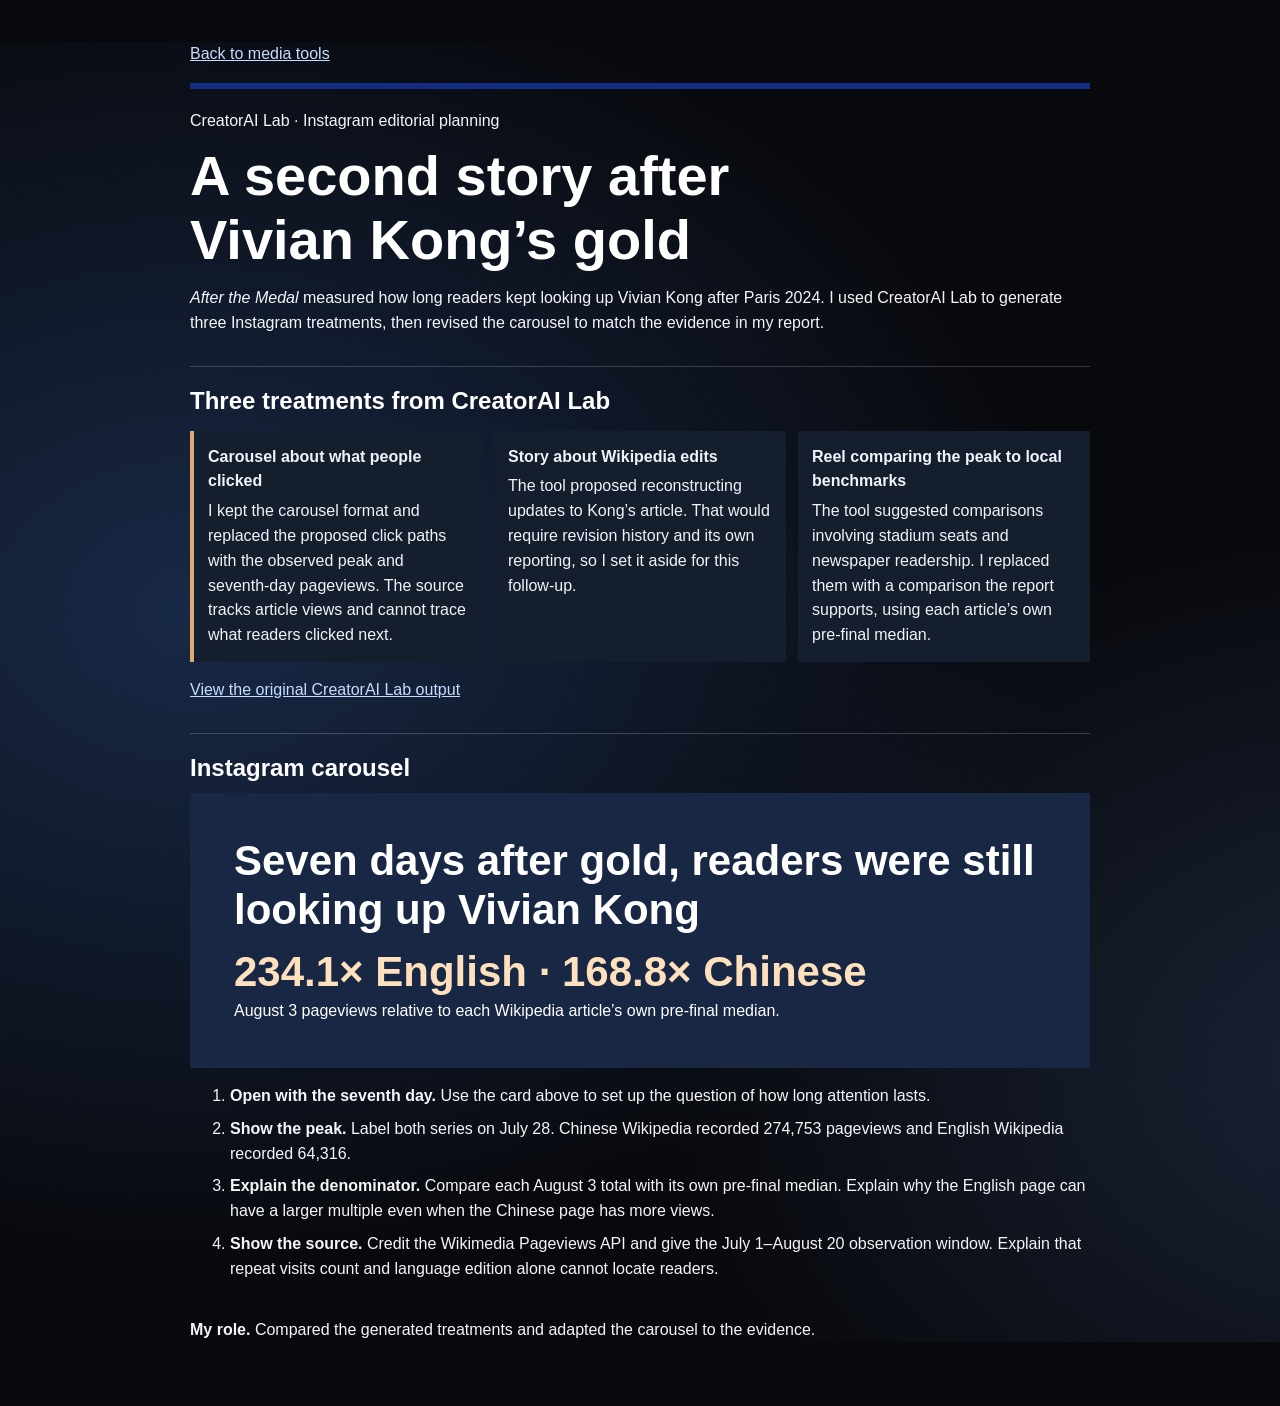
<file: creator-ai-lab.html>
<!doctype html>
<html lang="en">
<head>
<meta charset="utf-8">
<meta name="viewport" content="width=device-width, initial-scale=1">
<title>CreatorAI Lab · A follow-up to After the Medal</title>
<style>
*{box-sizing:border-box}body{margin:0;color:#1d2835;background:#fff;font:16px/1.55 Helvetica,Arial,sans-serif}
main{width:min(900px,calc(100% - 40px));margin:42px auto 64px}header{border-top:6px solid #132d85;padding:20px 0}
h1,h2{color:#132d85;line-height:1.15}h1{font-size:clamp(34px,6vw,56px);margin:6px 0 14px;max-width:19ch}h2{font-size:24px;margin:0 0 12px}
p{margin:0 0 10px}section{border-top:1px solid #d4dae3;padding:20px 0}.options{display:grid;grid-template-columns:repeat(3,1fr);gap:12px}.options div{padding:14px;background:#f0f3f6}.options div:first-child{border-left:4px solid #ddaa76}.options dt{font-weight:bold}.options dd{margin:5px 0 0}.slide{background:#132d85;color:#fff;padding:clamp(20px,5vw,44px);margin:0 0 14px}.slide strong{display:block;font-size:clamp(23px,5vw,42px);line-height:1.15}.slide .stat{margin-top:14px;color:#ffe0bd}.slide p:last-child{margin:3px 0 0}li+li{margin-top:8px}a{color:#132d85}
@media(max-width:620px){.options{grid-template-columns:1fr}}
</style>
<link rel="stylesheet" href="assets/theme.css"></head>
<body><main><a class="case-back" href="index.html#tools">Back to media tools</a>
<header><p>CreatorAI Lab · Instagram editorial planning</p><h1>A second story after Vivian Kong’s gold</h1>
<p><em>After the Medal</em> measured how long readers kept looking up Vivian Kong after Paris 2024. I used CreatorAI Lab to generate three Instagram treatments, then revised the carousel to match the evidence in my report.</p></header>
<section><h2>Three treatments from CreatorAI Lab</h2>
<dl class="options">
<div><dt>Carousel about what people clicked</dt><dd>I kept the carousel format and replaced the proposed click paths with the observed peak and seventh-day pageviews. The source tracks article views and cannot trace what readers clicked next.</dd></div>
<div><dt>Story about Wikipedia edits</dt><dd>The tool proposed reconstructing updates to Kong’s article. That would require revision history and its own reporting, so I set it aside for this follow-up.</dd></div>
<div><dt>Reel comparing the peak to local benchmarks</dt><dd>The tool suggested comparisons involving stadium seats and newspaper readership. I replaced them with a comparison the report supports, using each article’s own pre-final median.</dd></div>
</dl>
<p><a href="assets/creator-original.png">View the original CreatorAI Lab output</a></p></section>
<section><h2>Instagram carousel</h2>
<div class="slide">
<strong>Seven days after gold, readers were still looking up Vivian Kong</strong>
<strong class="stat">234.1× English · 168.8× Chinese</strong>
<p>August 3 pageviews relative to each Wikipedia article’s own pre-final median.</p>
</div>
<ol>
<li><strong>Open with the seventh day.</strong> Use the card above to set up the question of how long attention lasts.</li>
<li><strong>Show the peak.</strong> Label both series on July 28. Chinese Wikipedia recorded 274,753 pageviews and English Wikipedia recorded 64,316.</li>
<li><strong>Explain the denominator.</strong> Compare each August 3 total with its own pre-final median. Explain why the English page can have a larger multiple even when the Chinese page has more views.</li>
<li><strong>Show the source.</strong> Credit the Wikimedia Pageviews API and give the July 1–August 20 observation window. Explain that repeat visits count and language edition alone cannot locate readers.</li>
</ol></section>
<p class="role"><strong>My role.</strong> Compared the generated treatments and adapted the carousel to the evidence.</p></main></body></html>
</file>
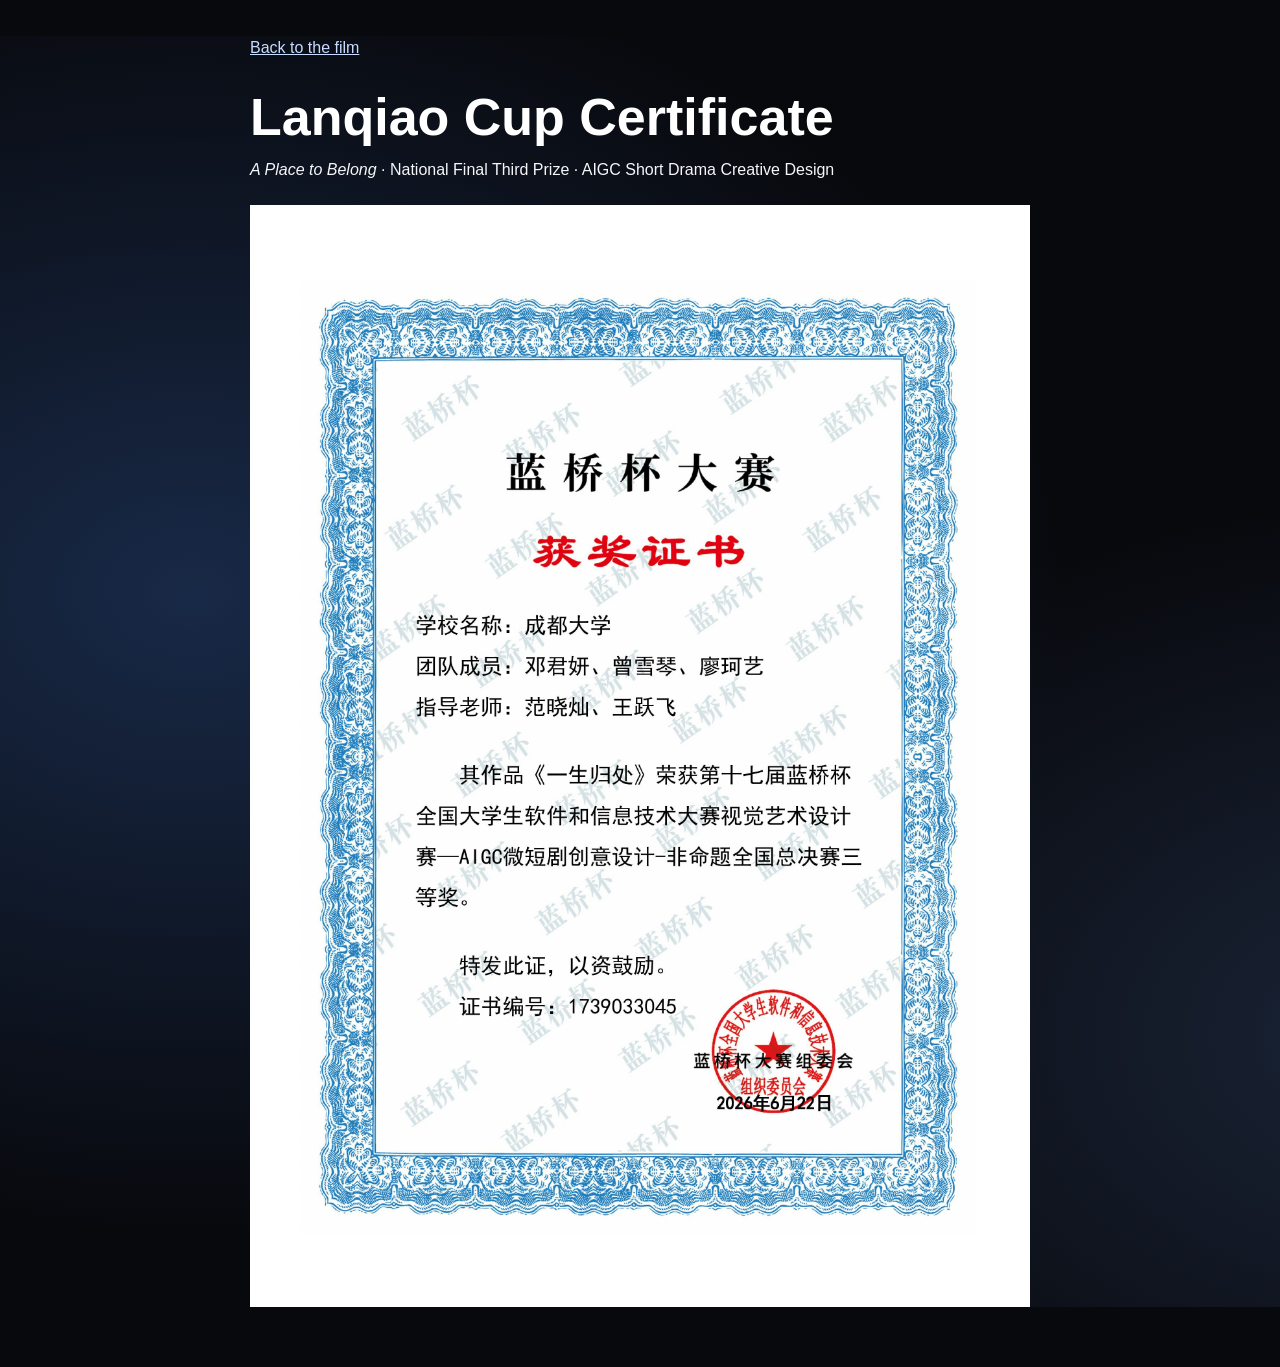
<file: lanqiao-certificate.html>
<!doctype html>
<html lang="en">
<head>
<meta charset="utf-8">
<meta name="viewport" content="width=device-width, initial-scale=1">
<title>Lanqiao Cup Certificate · Junyan Deng</title>
<link rel="stylesheet" href="assets/theme.css">
<style>
*{box-sizing:border-box}body{margin:0;font:16px/1.55 Helvetica,Arial,sans-serif}
main{width:min(780px,calc(100% - 36px));margin:36px auto 60px}
h1{font-size:clamp(32px,6vw,52px);line-height:1.1;margin:12px 0}
p{margin:0 0 22px}figure{margin:0}img{display:block;width:100%;height:auto}
</style>
</head>
<body><main>
<a class="case-back" href="index.html#film">Back to the film</a>
<h1>Lanqiao Cup Certificate</h1>
<p><em>A Place to Belong</em> · National Final Third Prize · AIGC Short Drama Creative Design</p>
<figure><img src="assets/lanqiao-certificate.png" width="1203" height="1700" alt="Lanqiao Cup National Final Third Prize certificate for A Place to Belong"></figure>
</main></body>
</html>
</file>
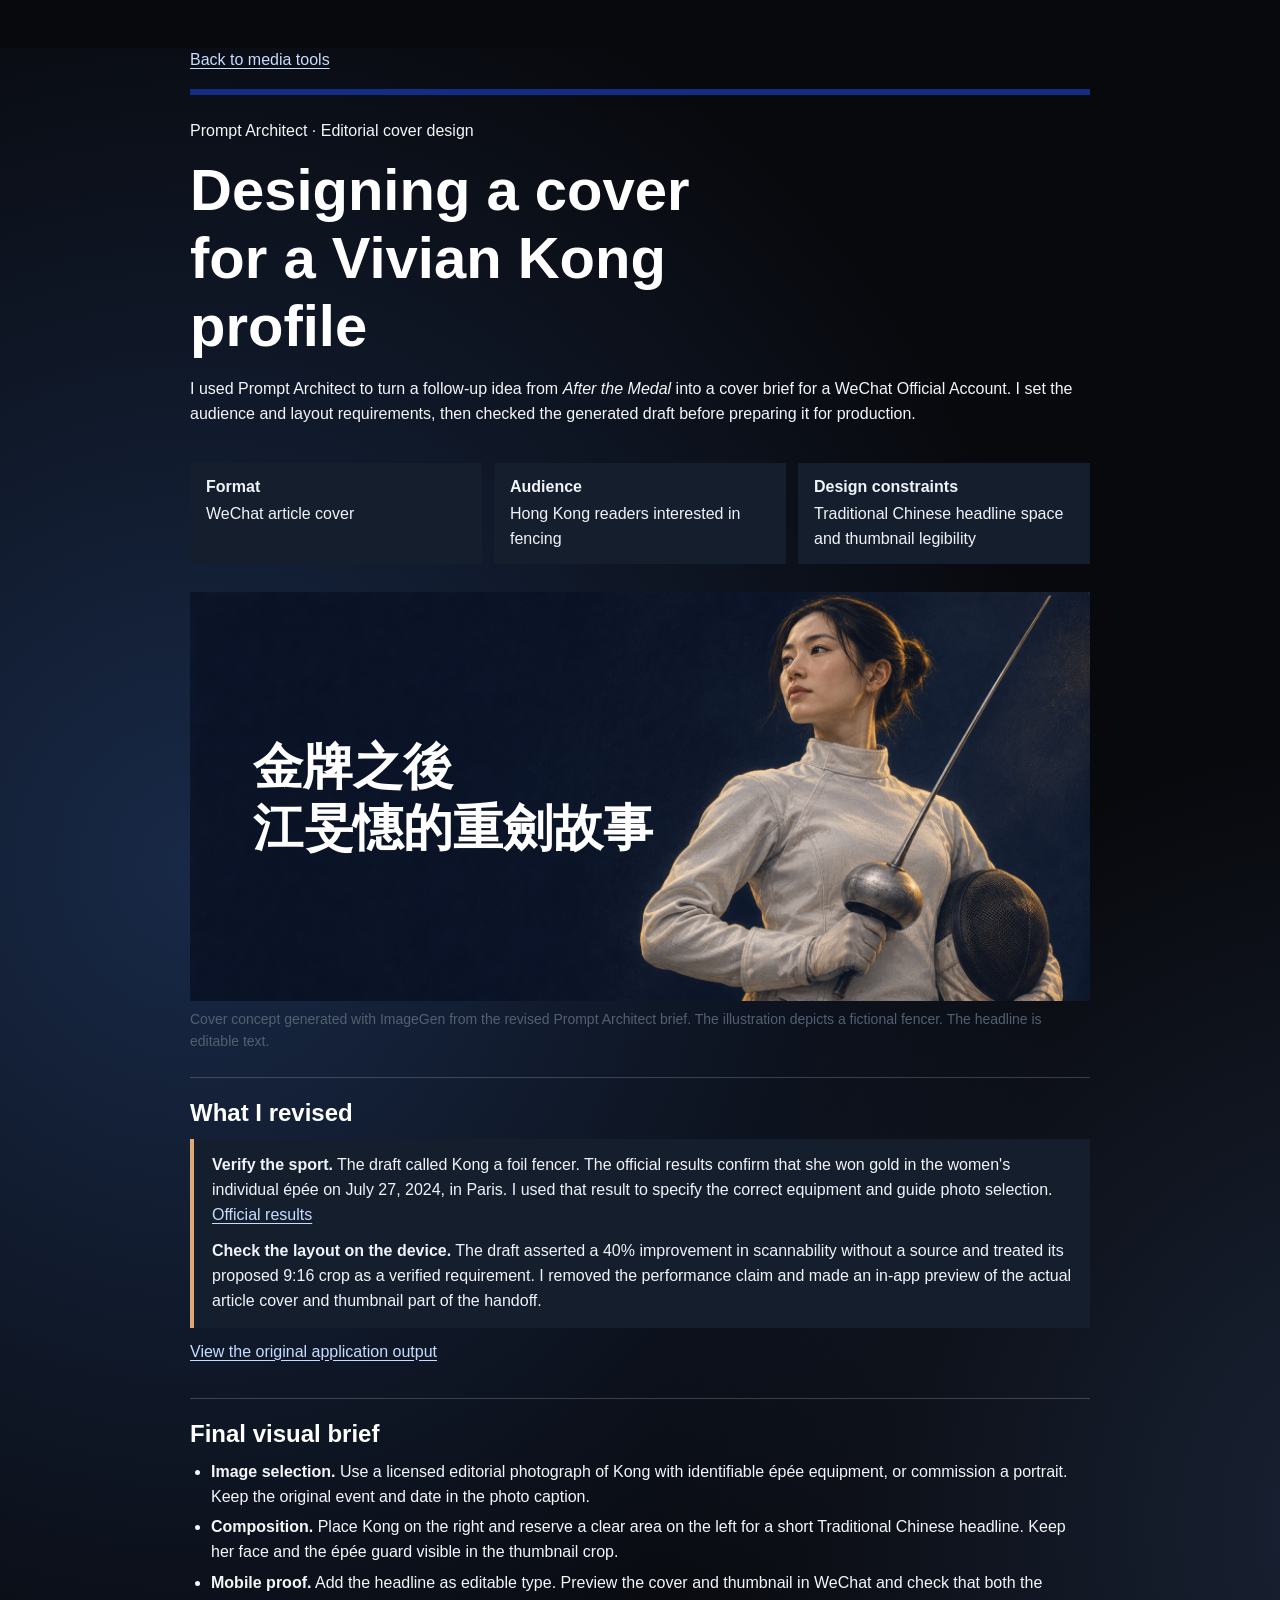
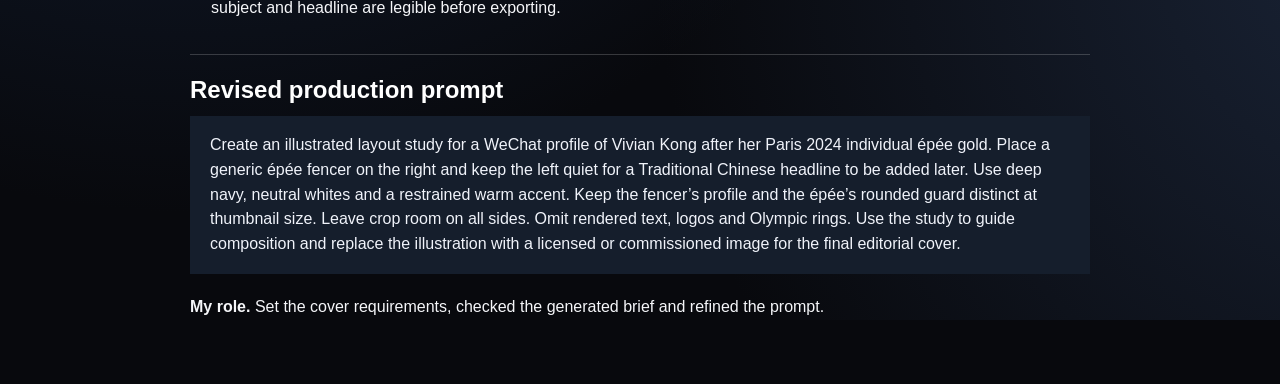
<file: prompt-architect.html>
<!doctype html>
<html lang="en">
<head>
<meta charset="utf-8">
<meta name="viewport" content="width=device-width, initial-scale=1">
<title>Prompt Architect · After the Medal</title>
<style>
*{box-sizing:border-box}body{margin:0;background:#fff;color:#1d2835;font:16px/1.55 Helvetica,Arial,sans-serif}
main{width:min(900px,calc(100% - 40px));margin:48px auto 64px}
header{border-top:6px solid #132d85;padding:24px 0 14px}h1,h2{color:#132d85;line-height:1.18}
h1{font-size:clamp(34px,6vw,58px);margin:6px 0 16px;max-width:17ch}
h2{font-size:24px;margin:0 0 12px}p{margin:0 0 12px}section{border-top:1px solid #d4dae3;padding:21px 0}
.context{display:grid;grid-template-columns:repeat(3,1fr);gap:12px;margin:10px 0 28px}
.context div{background:#f0f3f6;padding:12px 16px}.context dt{font-weight:bold}.context dd{margin:3px 0 0}
.revision{padding:14px 18px;border-left:4px solid #ddaa76;background:#fbf5ed;margin:0 0 12px}.revision p:last-child{margin-bottom:0}
ul{padding-left:21px;margin:0 0 12px}li+li{margin-top:6px}a{color:#132d85;text-underline-offset:3px}blockquote{margin:0;background:#f0f3f6;padding:17px 20px}footer{font-size:14px}
@media(max-width:590px){main{margin-top:26px}.context{grid-template-columns:1fr}}
.cover{margin:0 0 24px}.cover-art{position:relative;container-type:inline-size}.cover-art img{display:block;width:100%;height:auto}.cover-title{position:absolute;top:50%;left:7%;transform:translateY(-50%);color:white;font:bold clamp(17px,5.5cqw,50px)/1.24 Helvetica,Arial,"Microsoft JhengHei",sans-serif}.cover figcaption{font-size:14px;color:#536071;margin-top:8px}
</style>
<link rel="stylesheet" href="assets/theme.css"></head>
<body>
<main><a class="case-back" href="index.html#tools">Back to media tools</a>
<header>
<p>Prompt Architect · Editorial cover design</p>
<h1>Designing a cover for a Vivian Kong profile</h1>
<p>I used Prompt Architect to turn a follow-up idea from <em>After the Medal</em> into a cover brief for a WeChat Official Account. I set the audience and layout requirements, then checked the generated draft before preparing it for production.</p>
</header>
<dl class="context">
<div><dt>Format</dt><dd>WeChat article cover</dd></div>
<div><dt>Audience</dt><dd>Hong Kong readers interested in fencing</dd></div>
<div><dt>Design constraints</dt><dd>Traditional Chinese headline space and thumbnail legibility</dd></div>
</dl>
<figure class="cover">
<div class="cover-art">
<img src="assets/prompt-architect-cover.png" alt="Editorial illustration of an épée fencer on the right against a navy background">
<div class="cover-title" lang="zh-Hant">金牌之後<br>江旻憓的重劍故事</div>
</div>
<figcaption>Cover concept generated with ImageGen from the revised Prompt Architect brief. The illustration depicts a fictional fencer. The headline is editable text.</figcaption>
</figure>
<section>
<h2>What I revised</h2>
<div class="revision">
<p><strong>Verify the sport.</strong> The draft called Kong a foil fencer. The official results confirm that she won gold in the women's individual épée on July 27, 2024, in Paris. I used that result to specify the correct equipment and guide photo selection. <a href="https://2024og.hkolympic.org/latest-result/">Official results</a></p>
<p><strong>Check the layout on the device.</strong> The draft asserted a 40% improvement in scannability without a source and treated its proposed 9:16 crop as a verified requirement. I removed the performance claim and made an in-app preview of the actual article cover and thumbnail part of the handoff.</p>
</div>
<p><a href="assets/prompt-original.png">View the original application output</a></p>
</section>
<section>
<h2>Final visual brief</h2>
<ul>
<li><strong>Image selection.</strong> Use a licensed editorial photograph of Kong with identifiable épée equipment, or commission a portrait. Keep the original event and date in the photo caption.</li>
<li><strong>Composition.</strong> Place Kong on the right and reserve a clear area on the left for a short Traditional Chinese headline. Keep her face and the épée guard visible in the thumbnail crop.</li>
<li><strong>Mobile proof.</strong> Add the headline as editable type. Preview the cover and thumbnail in WeChat and check that both the subject and headline are legible before exporting.</li>
</ul>
</section>
<section>
<h2>Revised production prompt</h2>
<blockquote>Create an illustrated layout study for a WeChat profile of Vivian Kong after her Paris 2024 individual épée gold. Place a generic épée fencer on the right and keep the left quiet for a Traditional Chinese headline to be added later. Use deep navy, neutral whites and a restrained warm accent. Keep the fencer’s profile and the épée’s rounded guard distinct at thumbnail size. Leave crop room on all sides. Omit rendered text, logos and Olympic rings. Use the study to guide composition and replace the illustration with a licensed or commissioned image for the final editorial cover.</blockquote>
</section>
<p class="role"><strong>My role.</strong> Set the cover requirements, checked the generated brief and refined the prompt.</p></main>
</body>
</html>
</file>
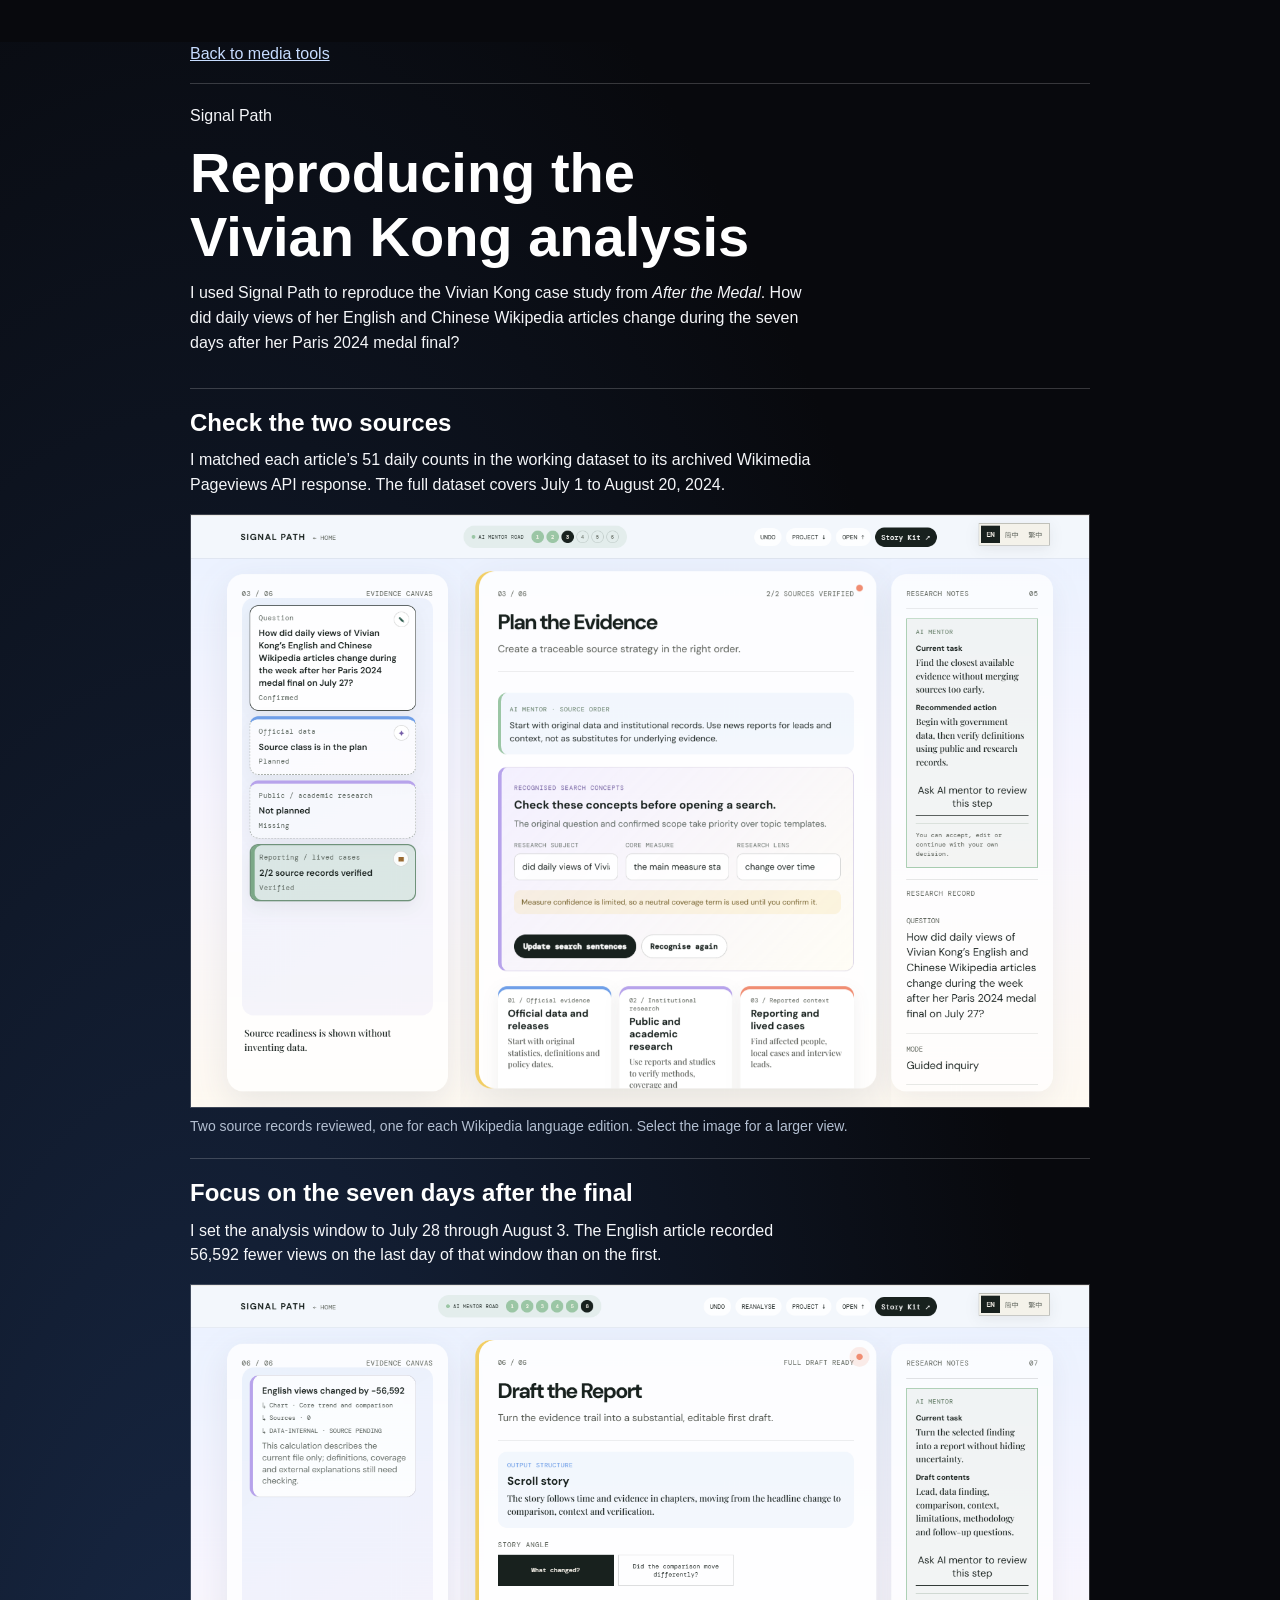
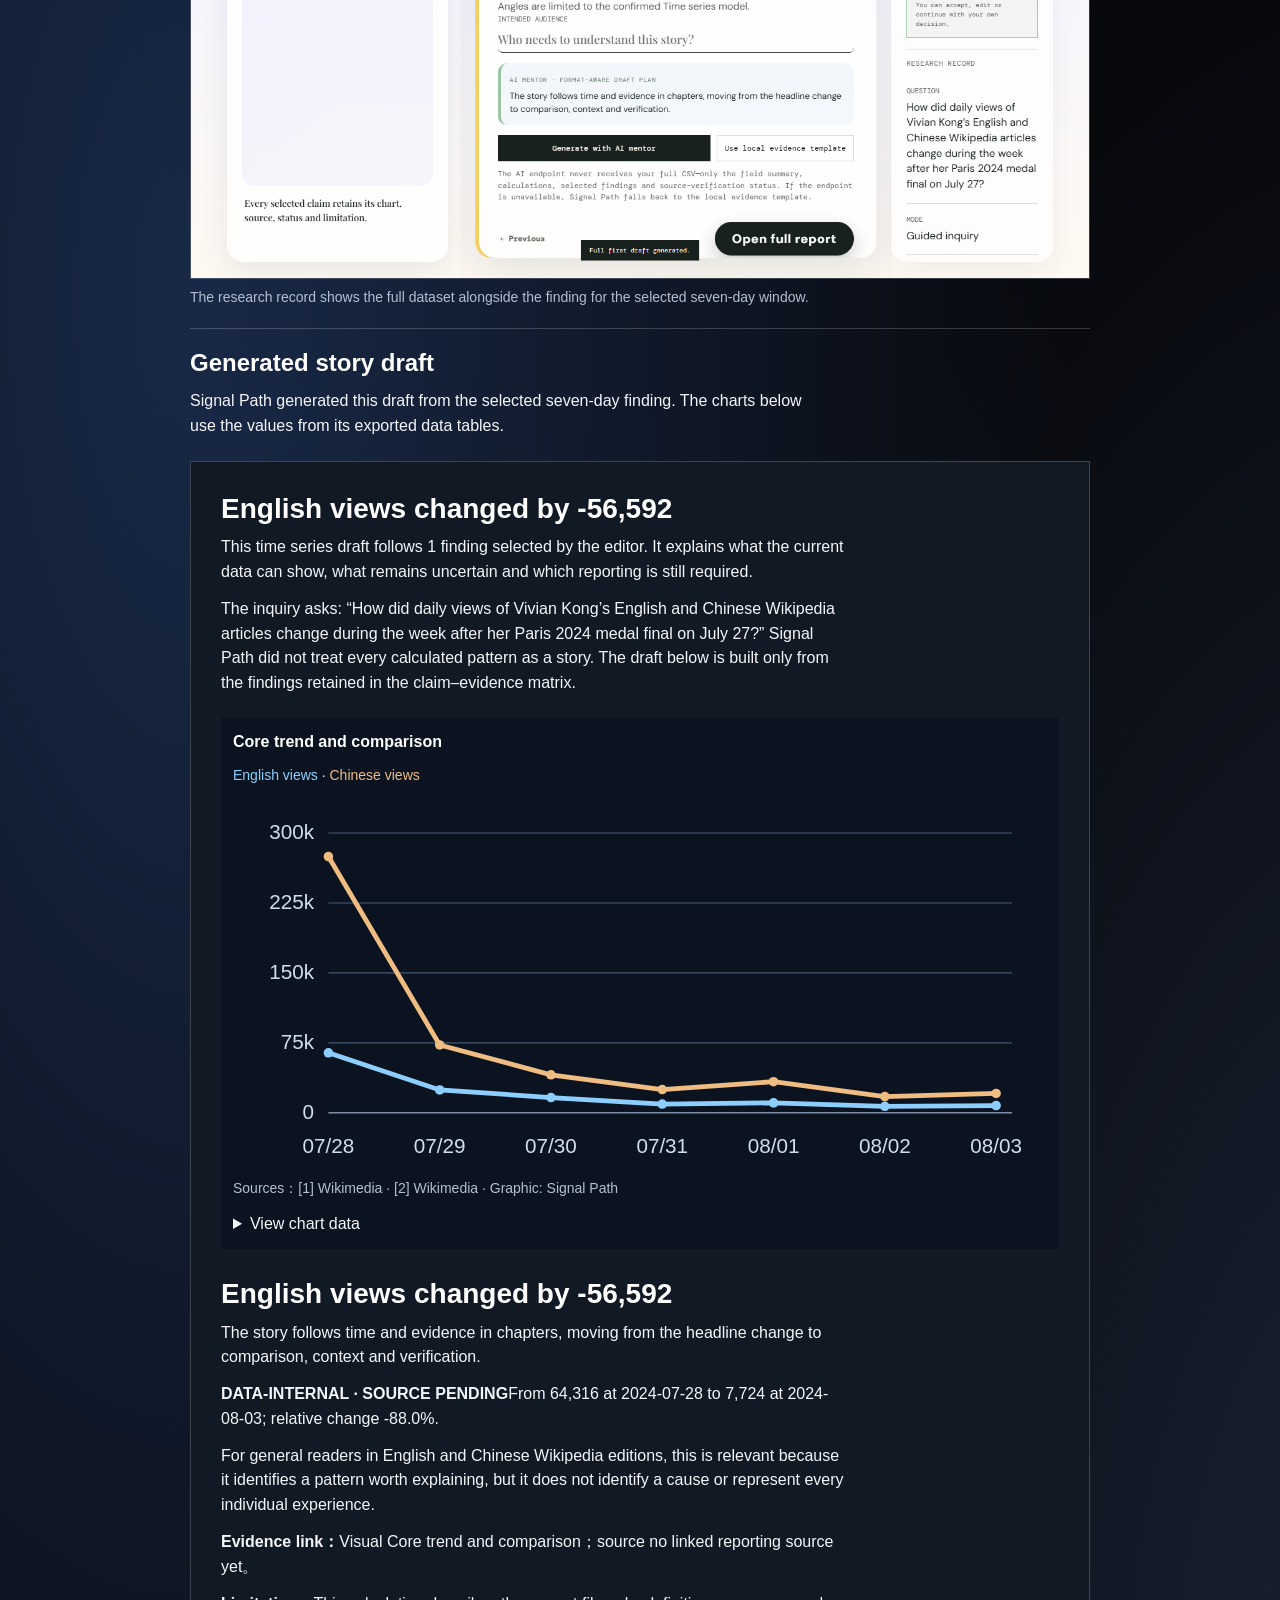
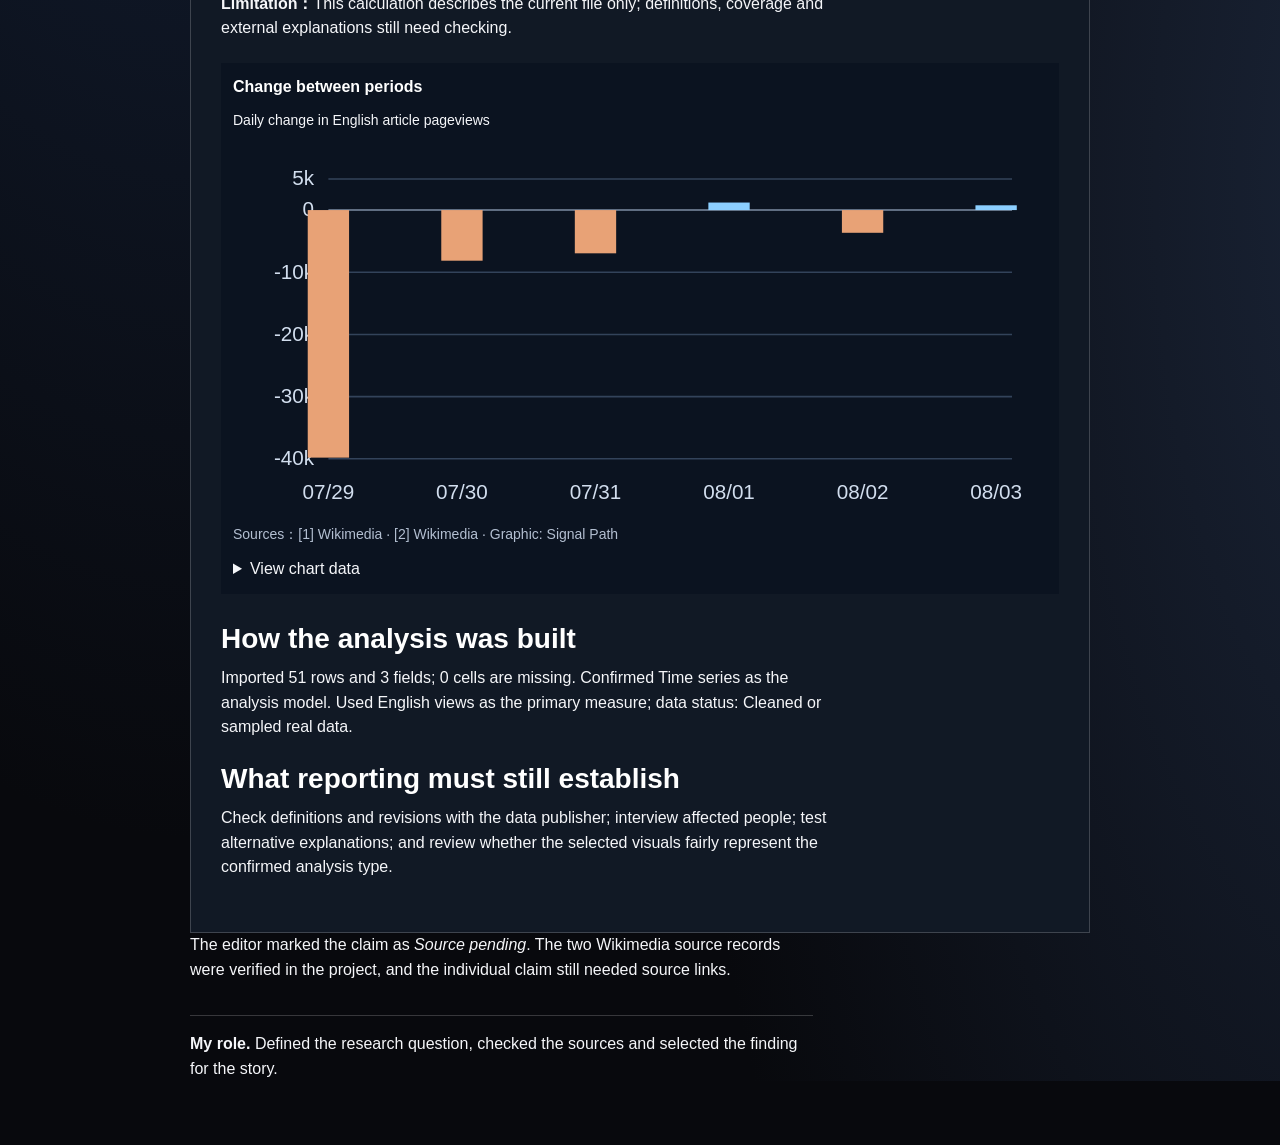
<file: signal-path.html>
<!doctype html>
<html lang="en">
<head>
<meta charset="utf-8">
<meta name="viewport" content="width=device-width,initial-scale=1">
<title>Signal Path · After the Medal</title>
<link rel="stylesheet" href="assets/theme.css">
<style>
*{box-sizing:border-box}
body{margin:0;font:16px/1.55 Helvetica,Arial,sans-serif}
main{width:min(900px,calc(100% - 40px));margin:42px auto 64px}
header,section{padding:20px 0;border-top:1px solid #ffffff30}
h1,h2{line-height:1.15;margin:0 0 12px}
h1{font-size:clamp(34px,6vw,56px);max-width:19ch}
h2{font-size:24px}
p{max-width:70ch;margin:0 0 12px}
figure{margin:16px 0 0}
img{display:block;width:100%;height:auto;border:1px solid #ffffff30}
figcaption{margin-top:8px;font-size:14px}
.role{padding-top:16px;border-top:1px solid #ffffff30}
</style>
<style>.story-draft{margin:22px 0 0;padding:clamp(14px,4vw,30px);border:1px solid #ffffff30;background:#111925}.story-copy{margin:0 0 22px}.story-copy h3,.story-chart h4{margin:0 0 10px;color:#fff}.story-copy h3{font-size:clamp(21px,3.6vw,28px);line-height:1.2}.story-chart{margin:18px 0 28px;padding:12px;background:#0b1320}.story-chart svg{display:block;width:100%;height:auto}.story-chart details{margin-top:12px;overflow:auto}.story-chart summary{cursor:pointer}.story-chart table{border-collapse:collapse;margin-top:8px;width:100%;font-size:14px}.story-chart th,.story-chart td{border-bottom:1px solid #33435a;text-align:left;padding:4px 7px}.series{font-size:14px}.series-en{color:#8ccfff}.series-zh{color:#efbd81}</style></head>
<body><main>
<a class="case-back" href="index.html#tools">Back to media tools</a>
<header>
<p>Signal Path</p>
<h1>Reproducing the Vivian Kong analysis</h1>
<p>I used Signal Path to reproduce the Vivian Kong case study from <em>After the Medal</em>. How did daily views of her English and Chinese Wikipedia articles change during the seven days after her Paris 2024 medal final?</p>
</header>
<section>
<h2>Check the two sources</h2>
<p>I matched each article’s 51 daily counts in the working dataset to its archived Wikimedia Pageviews API response. The full dataset covers July 1 to August 20, 2024.</p>
<figure><a href="assets/kong-sources.png"><img src="assets/kong-sources.png" alt="Signal Path workspace showing Wikimedia source records for both the English and Chinese articles"></a><figcaption>Two source records reviewed, one for each Wikipedia language edition. Select the image for a larger view.</figcaption></figure>
</section>
<section>
<h2>Focus on the seven days after the final</h2>
<p>I set the analysis window to July 28 through August 3. The English article recorded 56,592 fewer views on the last day of that window than on the first.</p>
<figure><a href="assets/kong-week.png"><img src="assets/kong-week.png" alt="Signal Path research record showing two verified sources and the seven-day finding for English Wikipedia views" loading="lazy"></a><figcaption>The research record shows the full dataset alongside the finding for the selected seven-day window.</figcaption></figure>
</section>
<section id="story"><h2>Generated story draft</h2><p>Signal Path generated this draft from the selected seven-day finding. The charts below use the values from its exported data tables.</p><article class="story-draft"><div class="story-copy"><h3>English views changed by -56,592</h3><p class="standfirst">This time series draft follows 1 finding selected by the editor. It explains what the current data can show, what remains uncertain and which reporting is still required.</p><p class="story-lead">The inquiry asks: “How did daily views of Vivian Kong’s English and Chinese Wikipedia articles change during the week after her Paris 2024 medal final on July 27?” Signal Path did not treat every calculated pattern as a story. The draft below is built only from the findings retained in the claim–evidence matrix.</p></div>
<figure class="story-chart"><h4>Core trend and comparison</h4><p class="series"><span class="series-en">English views</span> · <span class="series-zh">Chinese views</span></p><svg viewBox="0 0 512 234" role="img" aria-label="Core trend and comparison" fill="#d2deee" font-family="Helvetica, Arial, sans-serif" font-size="13"><line x1="60" x2="490" y1="198" y2="198" stroke="#7d8ca3"/><text x="51" y="202" text-anchor="end">0</text><line x1="60" x2="490" y1="154" y2="154" stroke="#33435a"/><text x="51" y="158" text-anchor="end">75k</text><line x1="60" x2="490" y1="110" y2="110" stroke="#33435a"/><text x="51" y="114" text-anchor="end">150k</text><line x1="60" x2="490" y1="66" y2="66" stroke="#33435a"/><text x="51" y="70" text-anchor="end">225k</text><line x1="60" x2="490" y1="22" y2="22" stroke="#33435a"/><text x="51" y="26" text-anchor="end">300k</text><text x="60" y="223" text-anchor="middle">07/28</text><text x="130" y="223" text-anchor="middle">07/29</text><text x="200" y="223" text-anchor="middle">07/30</text><text x="270" y="223" text-anchor="middle">07/31</text><text x="340" y="223" text-anchor="middle">08/01</text><text x="410" y="223" text-anchor="middle">08/02</text><text x="480" y="223" text-anchor="middle">08/03</text><polyline fill="none" stroke="#8ccfff" stroke-width="3" points="60,160.26794666666666 130,183.62490666666667 200,188.40272 270,192.48298666666668 340,191.77370666666667 410,193.91797333333332 480,193.46858666666665"/><circle cx="60" cy="160.26794666666666" r="3" fill="#8ccfff"/><circle cx="130" cy="183.62490666666667" r="3" fill="#8ccfff"/><circle cx="200" cy="188.40272" r="3" fill="#8ccfff"/><circle cx="270" cy="192.48298666666668" r="3" fill="#8ccfff"/><circle cx="340" cy="191.77370666666667" r="3" fill="#8ccfff"/><circle cx="410" cy="193.91797333333332" r="3" fill="#8ccfff"/><circle cx="480" cy="193.46858666666665" r="3" fill="#8ccfff"/><polyline fill="none" stroke="#efbd81" stroke-width="3" points="60,36.811573333333335 130,155.35696 200,174.10330666666667 270,183.40021333333334 340,178.43232 410,187.77909333333332 480,185.86538666666667"/><circle cx="60" cy="36.811573333333335" r="3" fill="#efbd81"/><circle cx="130" cy="155.35696" r="3" fill="#efbd81"/><circle cx="200" cy="174.10330666666667" r="3" fill="#efbd81"/><circle cx="270" cy="183.40021333333334" r="3" fill="#efbd81"/><circle cx="340" cy="178.43232" r="3" fill="#efbd81"/><circle cx="410" cy="187.77909333333332" r="3" fill="#efbd81"/><circle cx="480" cy="185.86538666666667" r="3" fill="#efbd81"/></svg><figcaption>Sources：[1] Wikimedia · [2] Wikimedia · Graphic: Signal Path</figcaption><details><summary>View chart data</summary><table><thead><tr><th>Date</th><th>English views</th><th>Chinese views</th></tr></thead><tbody><tr><td>2024-07-28</td><td>64,316</td><td>274,753</td></tr><tr><td>2024-07-29</td><td>24,503</td><td>72,687</td></tr><tr><td>2024-07-30</td><td>16,359</td><td>40,733</td></tr><tr><td>2024-07-31</td><td>9,404</td><td>24,886</td></tr><tr><td>2024-08-01</td><td>10,613</td><td>33,354</td></tr><tr><td>2024-08-02</td><td>6,958</td><td>17,422</td></tr><tr><td>2024-08-03</td><td>7,724</td><td>20,684</td></tr></tbody></table></details></figure>
<div class="story-copy"><h3>English views changed by -56,592</h3><p class="transition">The story follows time and evidence in chapters, moving from the headline change to comparison, context and verification.</p><p><b>DATA-INTERNAL · SOURCE PENDING</b>From 64,316 at 2024-07-28 to 7,724 at 2024-08-03; relative change -88.0%.</p><p>For general readers in English and Chinese Wikipedia editions, this is relevant because it identifies a pattern worth explaining, but it does not identify a cause or represent every individual experience.</p><p><strong>Evidence link：</strong>Visual Core trend and comparison；source no linked reporting source yet。</p><p><strong>Limitation：</strong>This calculation describes the current file only; definitions, coverage and external explanations still need checking.</p></div>
<figure class="story-chart"><h4>Change between periods</h4><p class="series">Daily change in English article pageviews</p><svg viewBox="0 0 512 234" role="img" aria-label="Change between periods" fill="#d2deee" font-family="Helvetica, Arial, sans-serif" font-size="13"><line x1="60" x2="490" y1="198" y2="198" stroke="#33435a"/><text x="51" y="202" text-anchor="end">-40k</text><line x1="60" x2="490" y1="158.88888888888889" y2="158.88888888888889" stroke="#33435a"/><text x="51" y="162.88888888888889" text-anchor="end">-30k</text><line x1="60" x2="490" y1="119.77777777777777" y2="119.77777777777777" stroke="#33435a"/><text x="51" y="123.77777777777777" text-anchor="end">-20k</text><line x1="60" x2="490" y1="80.66666666666666" y2="80.66666666666666" stroke="#33435a"/><text x="51" y="84.66666666666666" text-anchor="end">-10k</text><line x1="60" x2="490" y1="41.55555555555556" y2="41.55555555555556" stroke="#7d8ca3"/><text x="51" y="45.55555555555556" text-anchor="end">0</text><line x1="60" x2="490" y1="22" y2="22" stroke="#33435a"/><text x="51" y="26" text-anchor="end">5k</text><text x="60" y="223" text-anchor="middle">07/29</text><text x="144" y="223" text-anchor="middle">07/30</text><text x="228" y="223" text-anchor="middle">07/31</text><text x="312" y="223" text-anchor="middle">08/01</text><text x="396" y="223" text-anchor="middle">08/02</text><text x="480" y="223" text-anchor="middle">08/03</text><rect x="47" y="41.55555555555556" width="26" height="155.7130666666667" fill="#e8a276"/><rect x="131" y="41.55555555555556" width="26" height="31.852088888888886" fill="#e8a276"/><rect x="215" y="41.55555555555556" width="26" height="27.201777777777778" fill="#e8a276"/><rect x="299" y="36.827022222222226" width="26" height="4.728533333333331" fill="#8ccfff"/><rect x="383" y="41.55555555555556" width="26" height="14.295111111111112" fill="#e8a276"/><rect x="467" y="38.559644444444444" width="26" height="2.9959111111111127" fill="#8ccfff"/></svg><figcaption>Sources：[1] Wikimedia · [2] Wikimedia · Graphic: Signal Path</figcaption><details><summary>View chart data</summary><table><thead><tr><th>Date</th><th>Period change</th></tr></thead><tbody><tr><td>2024-07-29</td><td>-39,813</td></tr><tr><td>2024-07-30</td><td>-8,144</td></tr><tr><td>2024-07-31</td><td>-6,955</td></tr><tr><td>2024-08-01</td><td>1,209</td></tr><tr><td>2024-08-02</td><td>-3,655</td></tr><tr><td>2024-08-03</td><td>766</td></tr></tbody></table></details></figure>
<div class="story-copy"><h3>How the analysis was built</h3><p>Imported 51 rows and 3 fields; 0 cells are missing. Confirmed Time series as the analysis model. Used English views as the primary measure; data status: Cleaned or sampled real data.</p></div>
<div class="story-copy"><h3>What reporting must still establish</h3><p>Check definitions and revisions with the data publisher; interview affected people; test alternative explanations; and review whether the selected visuals fairly represent the confirmed analysis type.</p></div></article><p>The editor marked the claim as <em>Source pending</em>. The two Wikimedia source records were verified in the project, and the individual claim still needed source links.</p></section>
<p class="role"><strong>My role.</strong> Defined the research question, checked the sources and selected the finding for the story.</p>
</main></body></html>
</file>
<file: assets/theme.css>
:root{color-scheme:dark}
html{background:#08090d}
html body{
  color:#f5f6f9;
  background:radial-gradient(ellipse at 12% 35%,#182947 0%,transparent 44%),
             radial-gradient(ellipse at 88% 63%,#1a2437 0%,transparent 38%),#08090d;
  background-size:125% 125%;
  animation:ambient-light 24s ease-in-out infinite alternate;
}
@keyframes ambient-light{from{background-position:0% 15%}to{background-position:100% 80%}}
body main h1,body main h2,body .work-section h2{color:#fff}
body .detail,body .work-section,body footer,body main section,body .case-back{border-color:#ffffff30}
body .meta,body footer,body figcaption{color:#b3bfd1}
body .detail p,body .work-section p{color:#dce3ef}
body .primary{background:#f3f5fa;color:#0d1524;border:1px solid #f3f5fa;border-radius:0}
body .reportActions a[download]{background:transparent;color:white;border-color:#ffffff62}
body .work-grid img{background:#111925}
body .context div,body .options div,body blockquote,body .revision{background:#151e2c;color:#f0f3fa}
body .slide{background:#172744}
body main a,body .work-section a{color:#c7dcff}
body .primary{color:#0d1524}
body .reportActions a[download]{color:white}
body .case-back{display:inline-block;margin:0 0 16px}
body #reader{background:#0b1019;color:#ecf2fb}
body #reader .readerBar{background:#141d2d;border-color:#ffffff32}
body #reader .readerBar button{background:#202c3f;border-color:#ffffff55}
@media(prefers-reduced-motion:no-preference){
  html{scroll-behavior:smooth}
  @supports(animation-timeline:view()){
    body .work-grid article,body #film video{animation:work-arrival linear both;animation-timeline:view();animation-range:entry 0% entry 55%}
  }
}
@keyframes work-arrival{from{transform:translateY(18px);opacity:.55}to{transform:translateY(0);opacity:1}}
@media(prefers-reduced-motion:reduce){html body{animation:none}}


body #film .film-certificate{margin-top:15px}
body #film .film-certificate a{text-underline-offset:4px}
@media (prefers-reduced-motion:no-preference){
  .cinema-panel h1,.cinema-panel p,.cinema-actions{animation:work-arrival .65s cubic-bezier(.2,.8,.2,1) both}
  .cinema-panel p{animation-delay:.08s}
  .cinema-actions{animation-delay:.16s}
  body .work-grid img{transition:transform .32s ease,filter .32s ease}
  body .work-grid article:hover img,body .work-grid article:focus-within img{transform:translateY(-3px);filter:brightness(1.08)}
  body .work-links a,body .film-certificate a,body .case-back{transition:color .2s ease,text-underline-offset .2s ease}
  body .work-links a:hover,body .film-certificate a:hover,body .case-back:hover{color:#fff;text-underline-offset:7px}
  @supports(animation-timeline:view()){
    body #report>section:first-child,body .work-section>h2,body #film .film-certificate,body .case-back~figure{
      animation:work-arrival linear both;
      animation-timeline:view();
      animation-range:entry 0% entry 60%;
    }
  }
}
</file>
